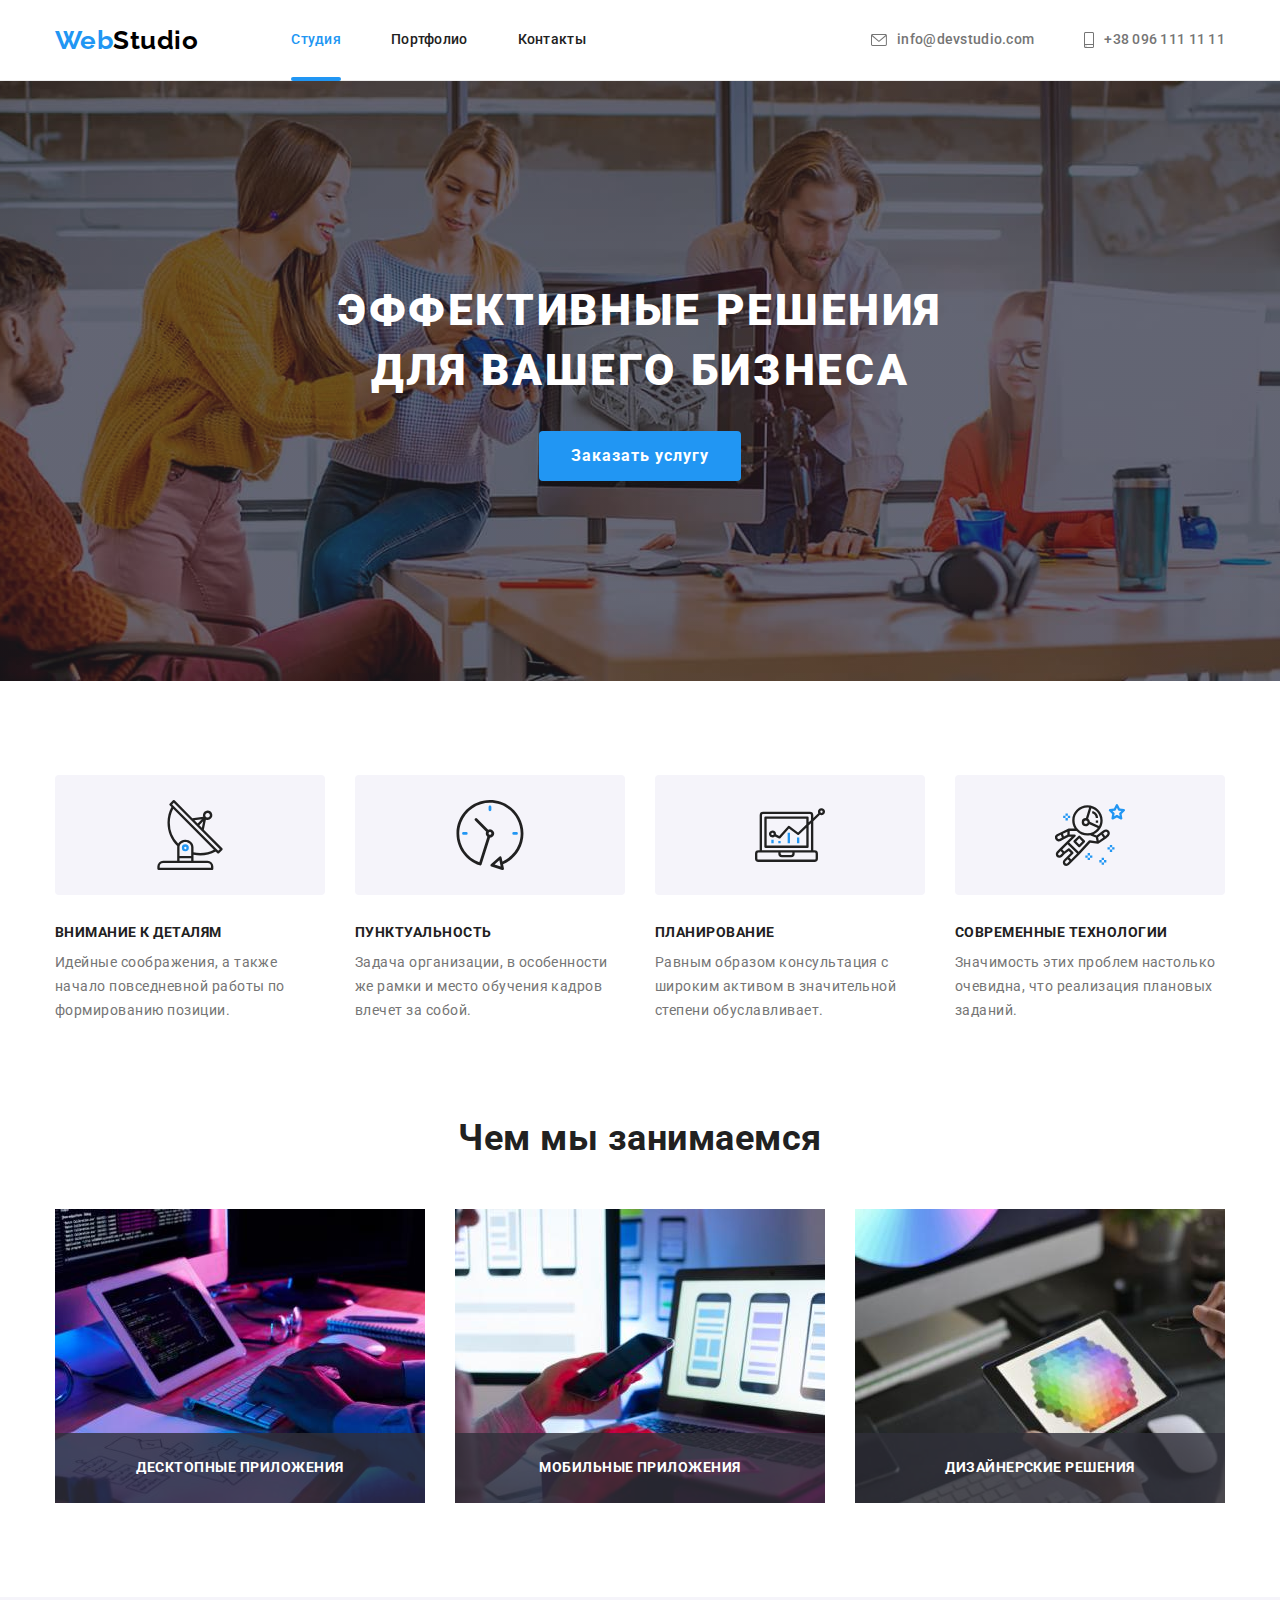
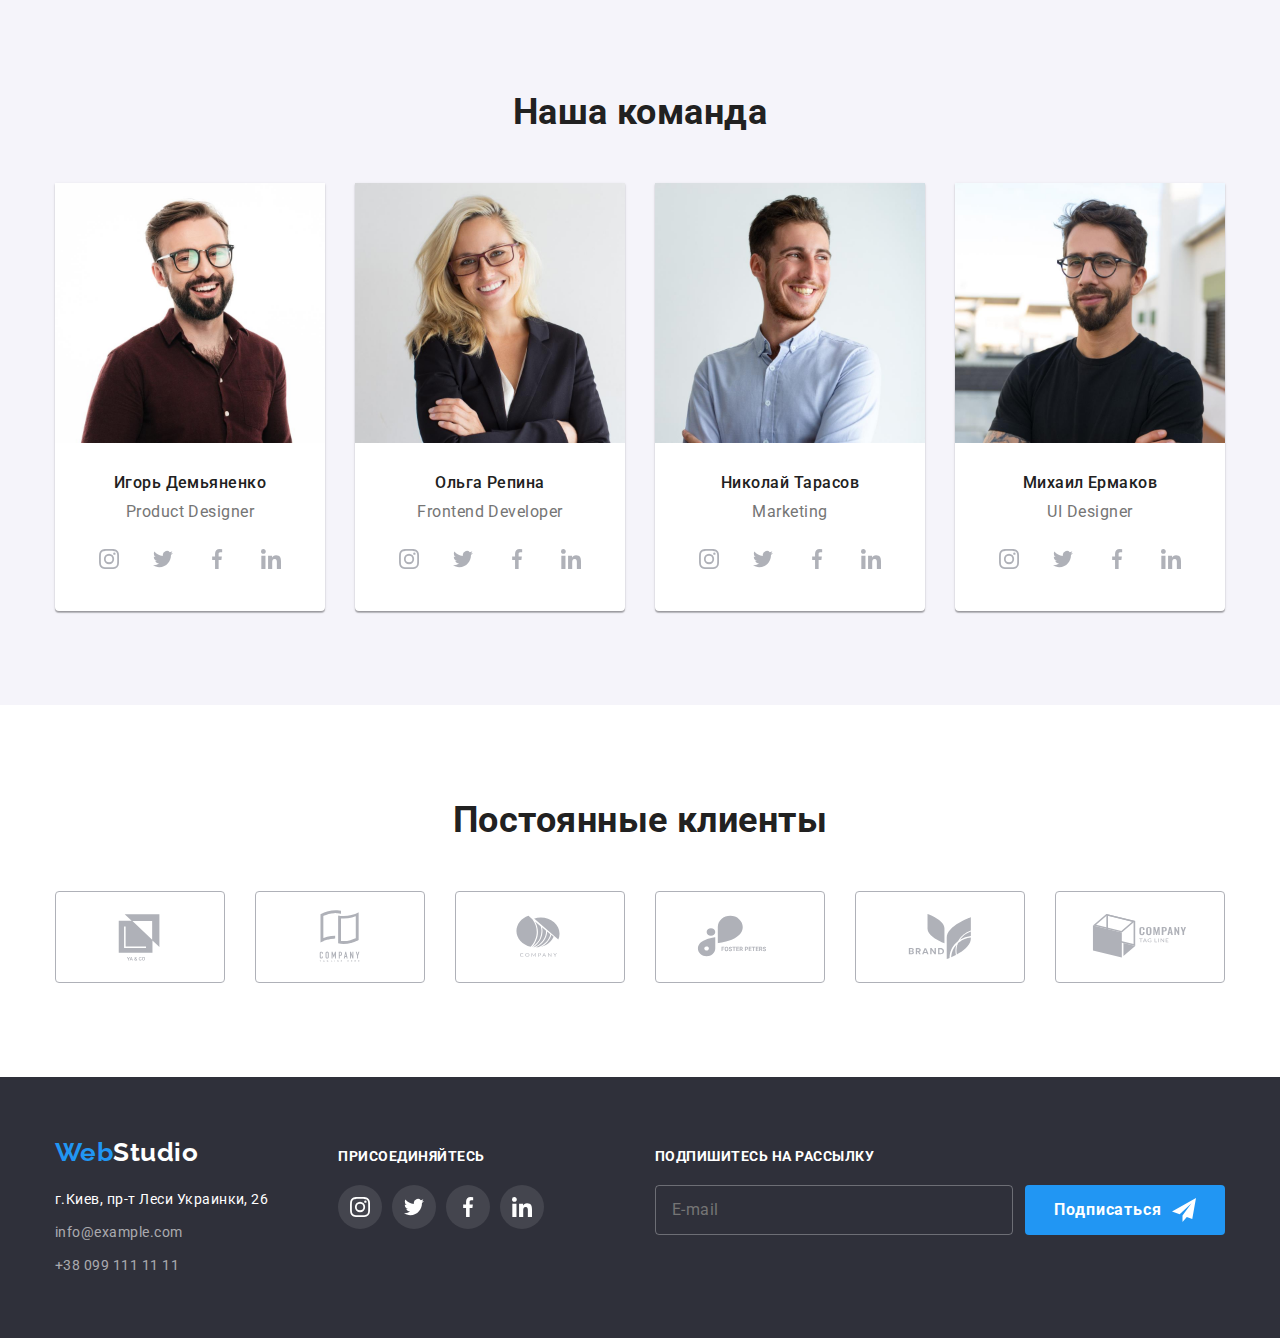
<file: index.html>
<!DOCTYPE html>
<html lang="ru">
    
<head>
    <meta charset="UTF-8">
    <meta http-equiv="X-UA-Compatible" content="IE=edge">
    <meta name="viewport" content="width=device-width, initial-scale=1.0">
    <title>Студия</title>
    <link rel="preconnect" href="https://fonts.googleapis.com">
    <link rel="preconnect" href="https://fonts.gstatic.com" crossorigin>
    <link href="https://fonts.googleapis.com/css2?family=Raleway:wght@700&family=Roboto:wght@400;500;700;900&display=swap" rel="stylesheet">
    <link rel="stylesheet" href="https://cdnjs.cloudflare.com/ajax/libs/modern-normalize/1.1.0/modern-normalize.min.css">
    <link rel="stylesheet" href="./css/styles.css">
</head>

<body>
    <header class="header">
        <div class="container header-content">
            <!--Лого-->
            <a href="./index.html" class="logo link" lang="en">
                Web<span class="header-logo">Studio</span>
            </a>

            <!--Навигация-->
            <nav class="site-nav">
                <ul class="header-list list">

                    <li class="header-item">
                        <a href="./index.html" class="header-link link current-page">Студия</a>
                    </li>

                    <li class="header-item">
                        <a href="./portfolio.html" class="header-link link">Портфолио</a>
                    </li>

                    <li class="header-item">
                        <a href="" class="header-link link">Контакты</a>
                    </li>

                </ul>
            </nav>
            
            <!--Контакты №1-->
            <ul class="contacts-list list">

                <li class="contacts-item">
                    <a href="mailto:info@devstudio.com" class="header-link contacts-link link">
                        <svg class="icon-envelope" width="16" height="12">
                            <use href="./images/icons.svg#envelope"></use>
                        </svg>
                        info@devstudio.com
                    </a>
                </li>

                <li class="contacts-item">
                    <a href="tel:+380961111111" class="header-link contacts-link link">
                        <svg class="icon-smartphone" width="10" height="16">
                            <use href="./images/icons.svg#smartphone"></use>
                        </svg>
                        <span>+38 096 111 11 11</span>
                    </a>
                </li>

            </ul>
        </div>  
    </header>

    <main>
        <!--Герой-->
        <section class="hero">
            <div class="container">
                <h1 class="hero-title">Эффективные решения<br>для вашего бизнеса</h1>
                <button type="button" class="hero-button btn" data-modal-open>Заказать услугу</button>
            </div>
        </section>

        <!--Особенности работы-->
        <section class="section">
            <div class="container">
                <h2 class="visually-hidden">Особенности работы</h2>
                <ul class="features-list list">

                    <li class="features-item">
                        <div class="features-icon-div">
                            <svg class="svg-icon" width="70" height="70">
                                <use href="./images/icons.svg#antenna"></use>
                            </svg>
                        </div>
                        <h3 class="features-item-title">Внимание к деталям</h3>
                        <p class="features-item-text">Идейные соображения, а также начало повседневной работы по формированию позиции.
                        </p>
                    </li>

                    <li class="features-item">
                        <div class="features-icon-div">
                            <svg class="svg-icon" width="70" height="70">
                                <use href="./images/icons.svg#clock"></use>
                            </svg>
                        </div>
                        <h3 class="features-item-title">Пунктуальность</h3>
                        <p class="features-item-text">Задача организации, в особенности же рамки и место обучения кадров влечет за
                            собой.</p>
                    </li>

                    <li class="features-item">
                        <div class="features-icon-div">
                            <svg class="svg-icon" width="70" height="70">
                                <use href="./images/icons.svg#diagram"></use>
                            </svg>
                        </div>
                        <h3 class="features-item-title">Планирование</h3>
                        <p class="features-item-text">Равным образом консультация с широким активом в значительной степени
                            обуславливает.</p>
                    </li>

                    <li class="features-item">
                        <div class="features-icon-div">
                            <svg class="svg-icon" width="70" height="70">
                                <use href="./images/icons.svg#astronaut"></use>
                            </svg>
                        </div>
                        <h3 class="features-item-title">Современные технологии</h3>
                        <p class="features-item-text">Значимость этих проблем настолько очевидна, что реализация плановых заданий.</p>
                    </li>

                </ul>
            </div>
        </section>

        <!--Чем мы занимаемся-->
        <section class="section speciality">
            <div class="container">
                <h2 class="speciality-title">Чем мы занимаемся</h2>
                <ul class="speciality-list list">

                    <li class="speciality-item">
                        <div class="speciality-thumb">
                            <img src="./images/box1.jpg" alt="Парень пишет код программы" width="370" height="294">
                            <h3 class="speciality-item-title">Десктопные приложения</h3>
                        </div>
                    </li>

                    <li class="speciality-item">
                        <div class="speciality-thumb">
                            <img src="./images/box2.jpg" alt="Девушка подбирает дизайн для мобильного приложения" width="370" height="294">
                            <h3 class="speciality-item-title">Мобильные приложения</h3>
                        </div>
                    </li>

                    <li class="speciality-item">
                        <div class="speciality-thumb">
                            <img src="./images/box3.jpg" alt="Девушка выбирает цвет с палитры цветов" width="370" height="294">
                            <h3 class="speciality-item-title">Дизайнерские решения</h3>
                        </div>
                    </li>

                </ul>
            </div>
        </section>
        
        <!--Наша команда-->
        <section class="section members">
            <div class="container">
                <h2 class="members-title">Наша команда</h2>
                <ul class="members-list list">

                    <li class="members-item">
                        <img src="./images/photo1.jpg" alt="Фото Игоря Демьяненко" width="270" height="260">
                        <div class="members-content">
                            <h3 class="members-name">Игорь Демьяненко</h3>
                            <p class="members-speciality" lang="en">Product Designer</p>
                            <ul class="members-sociallink-list list">

                                <li class="members-sociallink-item">
                                    <a class="members-social-link" href="">
                                        <svg width="20" height="20">
                                            <use href="./images/icons.svg#instagram"></use>
                                        </svg>
                                    </a>
                                </li>

                                <li class="members-sociallink-item">
                                    <a class="members-social-link" href="">
                                        <svg width="20" height="20">
                                            <use href="./images/icons.svg#twitter"></use>
                                        </svg>
                                    </a>
                                </li>

                                <li class="members-sociallink-item">
                                    <a class="members-social-link" href="">
                                        <svg width="20" height="20">
                                            <use href="./images/icons.svg#facebook"></use>
                                        </svg>
                                    </a>
                                </li>
                                        
                                <li class="members-sociallink-item">
                                    <a class="members-social-link" href="">
                                        <svg width="20" height="20">
                                            <use href="./images/icons.svg#linkedin"></use>
                                        </svg>
                                    </a>
                                </li>

                            </ul>
                        </div>
                    </li>

                    <li class="members-item">
                        <img src="./images/photo2.jpg" alt="Фото Ольги Репиной" width="270" height="260">
                        <div class="members-content">
                            <h3 class="members-name">Ольга Репина</h3>
                            <p class="members-speciality" lang="en">Frontend Developer</p>
                            <ul class="members-sociallink-list list">
                            
                                <li class="members-sociallink-item">
                                    <a class="members-social-link" href="">
                                        <svg class="members-sociallink-icon" width="20" height="20">
                                            <use href="./images/icons.svg#instagram"></use>
                                        </svg>
                                    </a>
                                </li>
                            
                                <li class="members-sociallink-item">
                                    <a class="members-social-link" href="">
                                        <svg class="members-sociallink-icon" width="20" height="20">
                                            <use href="./images/icons.svg#twitter"></use>
                                        </svg>
                                    </a>
                                </li>
                            
                                <li class="members-sociallink-item">
                                    <a class="members-social-link" href="">
                                        <svg class="members-sociallink-icon" width="20" height="20">
                                            <use href="./images/icons.svg#facebook"></use>
                                        </svg>
                                    </a>
                                </li>
                            
                                <li class="members-sociallink-item">
                                    <a class="members-social-link" href="">
                                        <svg class="members-sociallink-icon" width="20" height="20">
                                            <use href="./images/icons.svg#linkedin"></use>
                                        </svg>
                                    </a>
                                </li>
                            
                            </ul>
                        </div>
                    </li>

                    <li class="members-item">
                        <img src="./images/photo3.jpg" alt="Фото Николая Тарасова" width="270" height="260">
                        <div class="members-content">
                            <h3 class="members-name">Николай Тарасов</h3>
                            <p class="members-speciality" lang="en">Marketing</p>
                            <ul class="members-sociallink-list list">
                            
                                <li class="members-sociallink-item">
                                    <a class="members-social-link" href="">
                                        <svg class="members-sociallink-icon" width="20" height="20">
                                            <use href="./images/icons.svg#instagram"></use>
                                        </svg>
                                    </a>
                                </li>
                            
                                <li class="members-sociallink-item">
                                    <a class="members-social-link" href="">
                                        <svg class="members-sociallink-icon" width="20" height="20">
                                            <use href="./images/icons.svg#twitter"></use>
                                        </svg>
                                    </a>
                                </li>
                            
                                <li class="members-sociallink-item">
                                    <a class="members-social-link" href="">
                                        <svg class="members-sociallink-icon" width="20" height="20">
                                            <use href="./images/icons.svg#facebook"></use>
                                        </svg>
                                    </a>
                                </li>
                            
                                <li class="members-sociallink-item">
                                    <a class="members-social-link" href="">
                                        <svg class="members-sociallink-icon" width="20" height="20">
                                            <use href="./images/icons.svg#linkedin"></use>
                                        </svg>
                                    </a>
                                </li>
                            
                            </ul>
                        </div>
                    </li>

                    <li class="members-item">
                        <img src="./images/photo4.jpg" alt="Фото Михаила Ермакова" width="270" height="260">
                        <div class="members-content">
                            <h3 class="members-name">Михаил Ермаков</h3>
                            <p class="members-speciality" lang="en">UI Designer</p>
                            <ul class="members-sociallink-list list">
                            
                                <li class="members-sociallink-item">
                                    <a class="members-social-link" href="">
                                        <svg class="members-sociallink-icon" width="20" height="20">
                                            <use href="./images/icons.svg#instagram"></use>
                                        </svg>
                                    </a>
                                </li>
                            
                                <li class="members-sociallink-item">
                                    <a class="members-social-link" href="">
                                        <svg class="members-sociallink-icon" width="20" height="20">
                                            <use href="./images/icons.svg#twitter"></use>
                                        </svg>
                                    </a>
                                </li>
                            
                                <li class="members-sociallink-item">
                                    <a class="members-social-link" href="">
                                        <svg class="members-sociallink-icon" width="20" height="20">
                                            <use href="./images/icons.svg#facebook"></use>
                                        </svg>
                                    </a>
                                </li>
                            
                                <li class="members-sociallink-item">
                                    <a class="members-social-link" href="">
                                        <svg class="members-sociallink-icon" width="20" height="20">
                                            <use href="./images/icons.svg#linkedin"></use>
                                        </svg>
                                    </a>
                                </li>
                            
                            </ul>
                        </div>
                    </li>

                </ul>
            </div>
        </section>

        <!--Постоянные клиенты-->
        <section class="section">
            <div class="container">
                <h2 class="client-title">Постоянные клиенты</h2>
                    <ul class="client-list list">

                        <li class="client-item">
                            <a class="client-link" href="">
                                <svg class="client-icon" width="106" height="60">
                                    <use href="./images/icons.svg#client1"></use>
                                </svg>
                            </a>
                        </li>

                        <li class="client-item">
                            <a class="client-link" href="">
                                <svg class="client-icon" width="106" height="60">
                                    <use href="./images/icons.svg#client2"></use>
                                </svg>
                            </a>
                        </li>

                        <li class="client-item">
                            <a class="client-link" href="">
                                <svg class="client-icon" width="106" height="60">
                                    <use href="./images/icons.svg#client3"></use>
                                </svg>
                            </a>
                        </li>

                        <li class="client-item">
                            <a class="client-link" href="">
                                <svg class="client-icon" width="106" height="60">
                                    <use href="./images/icons.svg#client4"></use>
                                </svg>
                            </a>
                        </li>

                        <li class="client-item">
                            <a class="client-link" href="">
                                <svg class="client-icon" width="106" height="60">
                                    <use href="./images/icons.svg#client5"></use>
                                </svg>
                            </a>
                        </li>

                        <li class="client-item">
                            <a class="client-link" href="">
                                <svg class="client-icon" width="106" height="60">
                                    <use href="./images/icons.svg#client6"></use>
                                </svg>
                            </a>
                        </li>

                    </ul>
            </div>
        </section>
    </main>

    <footer class="footer">
        <div class="container flex-footer">
            <div class="first-footer-div">
                <!--Лого-->
                <a href="./index.html" class="logo link" lang="en">
                    Web<span class="footer-logo">Studio</span>
                </a>
                
                <!--Контакти №2-->
                <address>
                    <ul class="footer-list list">
                
                        <li class="footer-item">
                            <a href="https://goo.gl/maps/CdvJLRiEL6Q8Smko8" target="_blank" rel="noreferrer noopener"
                                class="footer-first-link footer-link link">г.Киев, пр-т Леси Украинки, 26</a>
                        </li>
                
                        <li class="footer-item">
                            <a href="mailto:info@example.com" class="footer-link link">info@example.com</a>
                        </li>
                
                        <li class="footer-item">
                            <a href="tel:+380991111111" class="footer-link link">+38 099 111 11 11</a>
                        </li>
                
                    </ul>
                </address>
            </div>

            <!--Присоединяйтесь-->
            <div class="footer-second-div">
                <strong class="footer-div-title">Присоединяйтесь</strong>
                <ul class="join-list list">

                    <li class="join-item">
                        <a class="join-social-link" href="">
                            <svg width="20" height="20">
                                <use href="./images/icons.svg#instagram"></use>
                            </svg>
                        </a>
                    </li>

                    <li class="join-item">
                        <a class="join-social-link" href="">
                            <svg width="20" height="20">
                                <use href="./images/icons.svg#twitter"></use>
                            </svg>
                        </a>
                    </li>

                    <li class="join-item">
                        <a class="join-social-link" href="">
                            <svg width="20" height="20">
                                <use href="./images/icons.svg#facebook"></use>
                            </svg>
                        </a>
                    </li>

                    <li class="join-item">
                        <a class="join-social-link" href="">
                            <svg width="20" height="20">
                                <use href="./images/icons.svg#linkedin"></use>
                            </svg>
                        </a>
                    </li>

                </ul>
            </div>

            <!--Подпишитесь-->
            <div class="footer-third-div">
                <strong class="footer-div-title">Подпишитесь на рассылку</strong>

                <form class="subscribe-form">
                    <label for="subscribe-mail"></label>
                    <input class="subscribe-input" type="email" name="subscribe-mail" id="subscribe-mail" placeholder="E-mail">

                    <button class="subscribe-button btn" type="submit">Подписаться
                        <svg class="send-icon" width="24" height="24">
                            <use href="./images/icons.svg#send"></use>
                        </svg>
                    </button>
                </form>
            </div>
        </div>
    </footer> 
    <!--Модалка-->
    <div class="backdrop is-hidden" data-modal>
        <div class="modal">
            <button class="close-button" type="button" data-modal-close>
                <svg width="18" height="18">
                    <use href="./images/icons.svg#close-button"></use>
                </svg>
            </button>

            <strong class="modal-title">Оставьте свои данные, мы вам перезвоним</strong>
            
            <form class="modal-form">
                <div class="form-group">
                    <label for="modal-name">Имя</label>
                    <div class="modal-input-div">
                        <input type="text" name="modal-name" id="modal-name">
                        <svg class="modal-input-icon" width="18" height="18">
                            <use href="./images/icons.svg#name"></use>
                        </svg>
                    </div>
                </div>
                
                <div class="form-group">
                    <label for="modal-tel">Телефон</label>
                    <div class="modal-input-div">
                        <input type="tel" name="modal-tel" id="modal-tel">
                        <svg class="modal-input-icon" width="18" height="18">
                            <use href="./images/icons.svg#tel"></use>
                        </svg>
                    </div>
                </div>
                
                <div class="form-group">
                    <label for="modal-mail">Почта</label>
                    <div class="modal-input-div">
                        <input type="email" name="modal-mail" id="modal-mail">
                        <svg class="modal-input-icon" width="18" height="18">
                            <use href="./images/icons.svg#mail"></use>
                        </svg>
                    </div>
                </div>
                
                <div class="form-group textarea">
                    <label for="modal-textarea">Комментарий</label>
                    <textarea name="modal-textarea" id="modal-textarea" placeholder="Введите текст"></textarea>
                </div>
                

                <div class="modal-checkbox">
                    <input class="modal-checkbox-input" type="checkbox" name="modal-checkbox" value="agree" id="modal-checkbox">
                    <label class="modal-checkbox-label" for="modal-checkbox">
                        <span><svg width="11" height="8"><use href="./images/icons.svg#check"></use></svg></span>
                        Соглашаюсь с рассылкой и принимаю&nbsp<a class="modal-checkbox-link" href="">Условия договора</a>
                    </label>
                </div>

                <button class="modal-button btn" type="submit">Отправить</button>

            </form>

        </div>
    </div>

    <script src="./js/modal.js"></script>
</body>

</html>
</file>
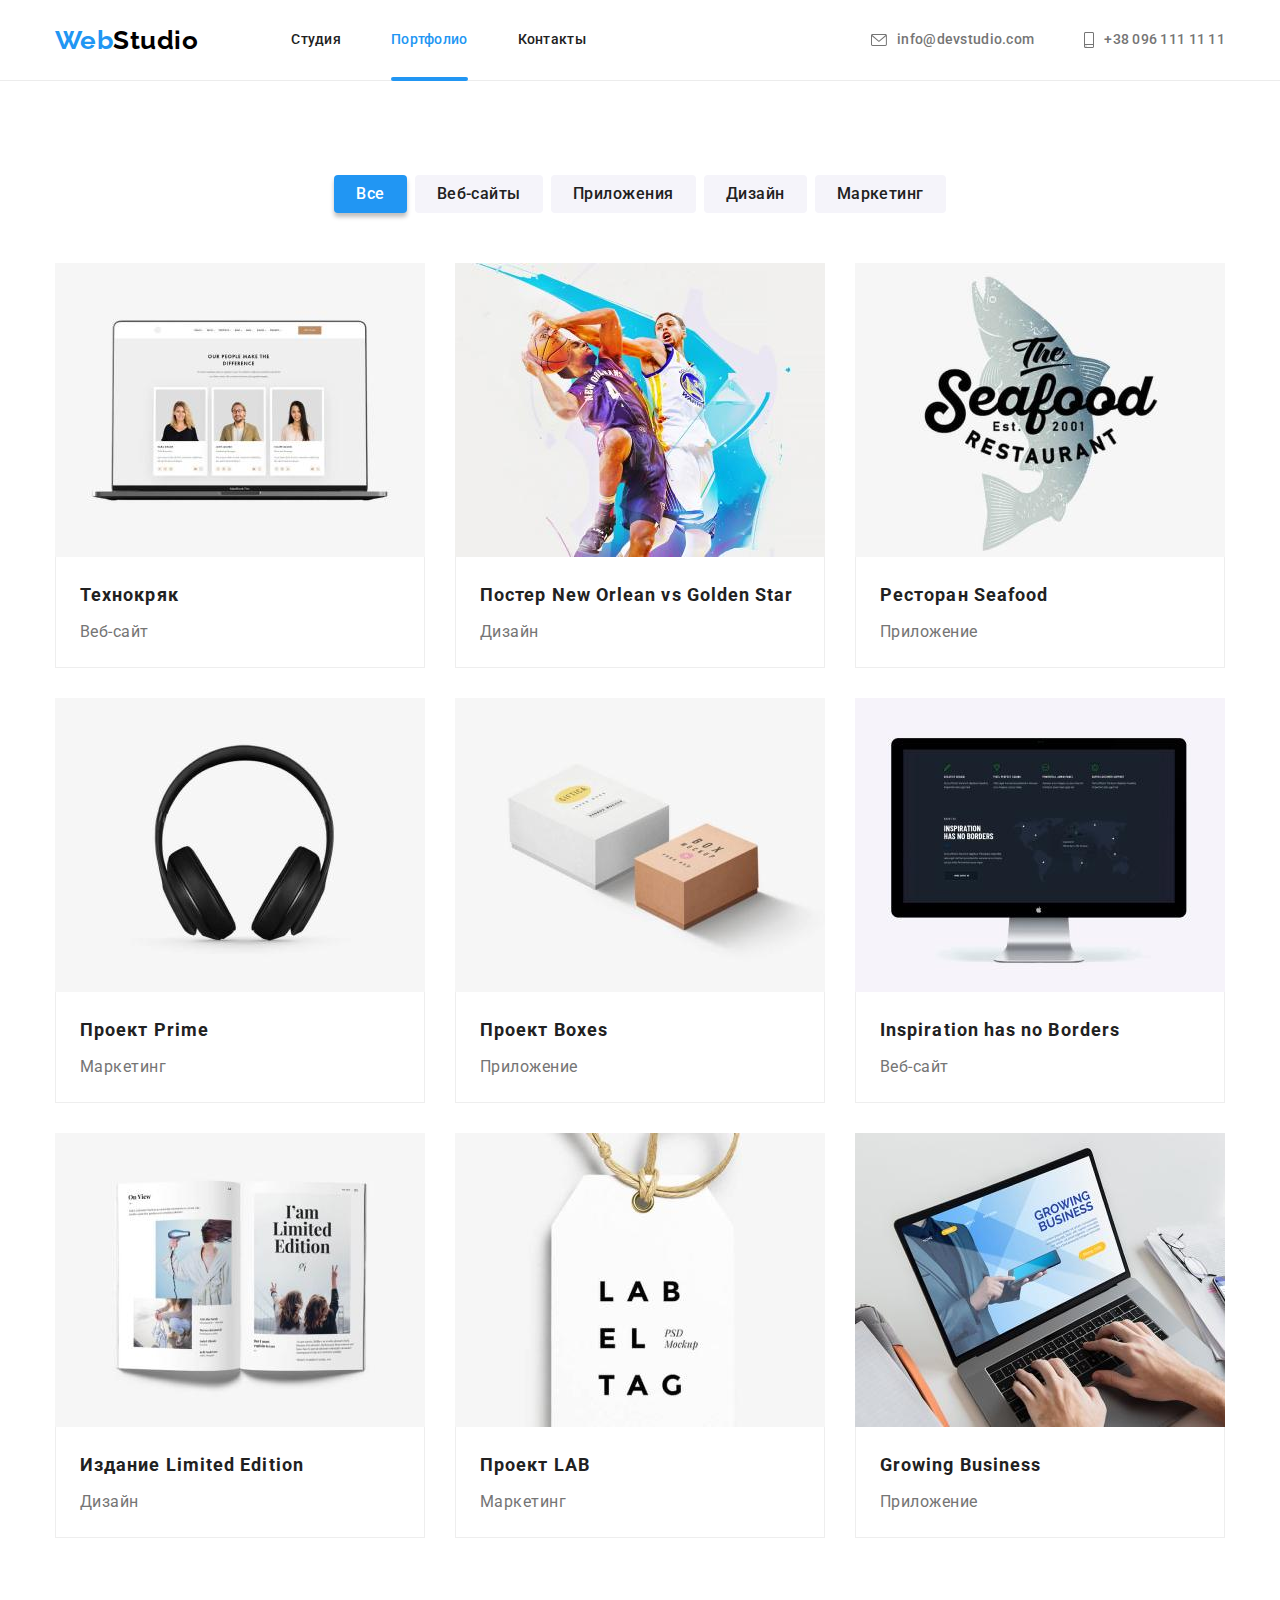
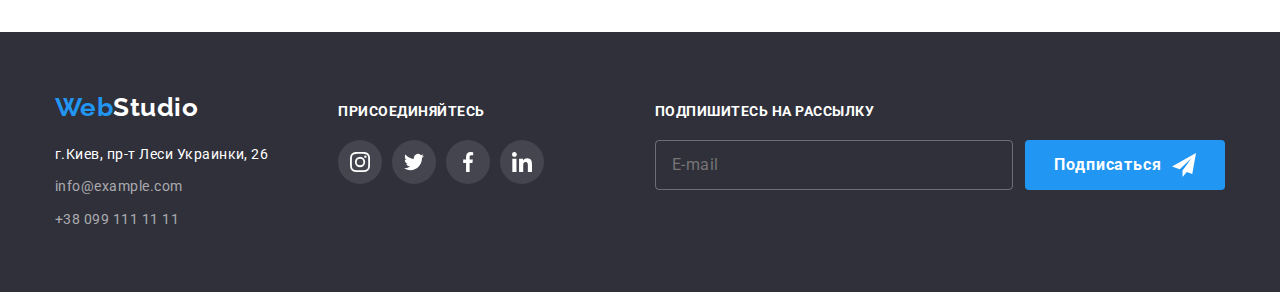
<file: portfolio.html>
<!DOCTYPE html>
<html lang="ru">

<head>
    <meta charset="UTF-8">
    <meta http-equiv="X-UA-Compatible" content="IE=edge">
    <meta name="viewport" content="width=device-width, initial-scale=1.0">
    <title>Портфолио</title>
    <link rel="preconnect" href="https://fonts.googleapis.com">
    <link rel="preconnect" href="https://fonts.gstatic.com" crossorigin>
    <link href="https://fonts.googleapis.com/css2?family=Raleway:wght@700&family=Roboto:wght@400;500;700;900&display=swap" rel="stylesheet">
    <link rel="stylesheet" href="https://cdnjs.cloudflare.com/ajax/libs/modern-normalize/1.1.0/modern-normalize.min.css">
    <link rel="stylesheet" href="./css/styles.css">
</head>

<body>
    <header class="header">
        <div class="container header-content">
            <!--Лого-->
            <a href="./index.html" class="logo link" lang="en">
                Web<span class="header-logo">Studio</span>
            </a>
    
            <!--Навигация-->
            <nav class="site-nav">
                <ul class="header-list list">
    
                    <li class="header-item">
                        <a href="./index.html" class="header-link link">Студия</a>
                    </li>
    
                    <li class="header-item">
                        <a href="./portfolio.html" class="header-link link current-page">Портфолио</a>
                    </li>
    
                    <li class="header-item">
                        <a href="" class="header-link link">Контакты</a>
                    </li>
    
                </ul>
            </nav>
    
            <!--Контакты №1-->
            <ul class="contacts-list list">
    
                <li class="contacts-item">
                    <a href="mailto:info@devstudio.com" class="header-link contacts-link link">
                        <svg class="icon-envelope" width="16" height="12">
                            <use href="./images/icons.svg#envelope"></use>
                        </svg>
                        info@devstudio.com
                    </a>
                </li>
    
                <li class="contacts-item">
                    <a href="tel:+380961111111" class="header-link contacts-link link">
                        <svg class="icon-smartphone" width="10" height="16">
                            <use href="./images/icons.svg#smartphone"></use>
                        </svg>
                        <span>+38 096 111 11 11</span>
                    </a>
                </li>
    
            </ul>
        </div>
    </header>

<main>
    <section class="section">
        <div class="container">
            <h1 class="visually-hidden">Наше портфолио</h1>
            
            <!--Фильтр-->
            <ul class="filter-list list">
            
                <li class="filter-item">
                    <button class="filter-button current-filter-button btn" type="button">Все</button>
                </li>
            
                <li class="filter-item">
                    <button class="filter-button btn" type="button">Веб-сайты</button>
                </li>
            
                <li class="filter-item">
                    <button class="filter-button btn" type="button">Приложения</button>
                </li>
            
                <li class="filter-item">
                    <button class="filter-button btn" type="button">Дизайн</button>
                </li>
            
                <li class="filter-item">
                    <button class="filter-button btn" type="button">Маркетинг</button>
                </li>
            
            </ul>
            
            <!--Примеры работ-->
            <ul class="work-list list">
            
                <li class="work-item">
                    <a class="work-link link" href="">
                        <div class="work-thumb">
                            <img src="./images/portfolio1.jpg" alt="Ноутбук с открытой страницей сайта" width="370" height="294">
                            <p class="work-description">
                                Технокряк это современная площадка распространения коронавируса. Компании используют эту платформу для цифрового
                                шпионажа и атак на защищённые сервера конкурентов.
                            </p>
                        </div>
                        <div class="work-item-content">
                            <h2 class="work-name">Технокряк</h2>
                            <p class="work-type">Веб-сайт</p>
                        </div>
                    </a>
                </li>
            
                <li class="work-item">
                    <a class="work-link link" href="">
                        <div class="work-thumb">
                            <img src="./images/portfolio2.jpg" alt="Два баскетболиста с баскетбольным мячом" width="370" height="294">
                            <p class="work-description">
                                Технокряк это современная площадка распространения коронавируса. Компании используют эту платформу для цифрового
                                шпионажа и атак на защищённые сервера конкурентов.
                            </p>
                        </div>
                        <div class="work-item-content">
                            <h2 class="work-name">Постер <span lang="en">New Orlean vs Golden Star</span></h2>
                            <p class="work-type">Дизайн</p>
                        </div>
                    </a>
                </li>
            
                <li class="work-item">
                    <a class="work-link link" href="">
                        <div class="work-thumb">
                            <img src="./images/portfolio3.jpg" alt="Логотип ресторана" width="370" height="294">
                            <p class="work-description">
                                Технокряк это современная площадка распространения коронавируса. Компании используют эту платформу для цифрового
                                шпионажа и атак на защищённые сервера конкурентов.
                            </p>
                        </div>
                        <div class="work-item-content">
                            <h2 class="work-name">Ресторан <span lang="en">Seafood</span></h2>
                            <p class="work-type">Приложение</p>
                        </div>
                    </a>
                </li>
            
                <li class="work-item">
                    <a class="work-link link" href="">
                        <div class="work-thumb">
                            <img src="./images/portfolio4.jpg" alt="Наушники" width="370" height="294">
                            <p class="work-description">
                                Технокряк это современная площадка распространения коронавируса. Компании используют эту платформу для цифрового
                                шпионажа и атак на защищённые сервера конкурентов.
                            </p>
                        </div>
                        <div class="work-item-content">
                            <h2 class="work-name">Проект <span lang="en">Prime</span></h2>
                            <p class="work-type">Маркетинг</p>
                        </div>
                    </a>
                </li>
            
                <li class="work-item">
                    <a class="work-link link" href="">
                        <div class="work-thumb">
                            <img src="./images/portfolio5.jpg" alt="Белая и коричневая картонные коробочки" width="370" height="294">
                            <p class="work-description">
                                Технокряк это современная площадка распространения коронавируса. Компании используют эту платформу для цифрового
                                шпионажа и атак на защищённые сервера конкурентов.
                            </p>
                        </div>
                        <div class="work-item-content">
                            <h2 class="work-name">Проект <span lang="en">Boxes</span></h2>
                            <p class="work-type">Приложение</p>
                        </div>
                    </a>
                </li>
            
                <li class="work-item">
                    <a class="work-link link" href="">
                        <div class="work-thumb">
                            <img src="./images/portfolio6.jpg" alt="Моноблок с открытой страницей сайта" width="370" height="294">
                            <p class="work-description">
                                Технокряк это современная площадка распространения коронавируса. Компании используют эту платформу для цифрового
                                шпионажа и атак на защищённые сервера конкурентов.
                            </p>
                        </div>
                        <div class="work-item-content">
                            <h2 class="work-name" lang="en">Inspiration has no Borders</h2>
                            <p class="work-type">Веб-сайт</p>
                        </div>
                    </a>
                </li>
            
                <li class="work-item">
                    <a class="work-link link" href="">
                        <div class="work-thumb">
                            <img src="./images/portfolio7.jpg" alt="Разворот журнала" width="370" height="294">
                            <p class="work-description">
                                Технокряк это современная площадка распространения коронавируса. Компании используют эту платформу для цифрового
                                шпионажа и атак на защищённые сервера конкурентов.
                            </p>
                        </div>
                        <div class="work-item-content">
                            <h2 class="work-name">Издание <span lang="en">Limited Edition</span></h2>
                            <p class="work-type">Дизайн</p>
                        </div>
                    </a>
                </li>
            
                <li class="work-item">
                    <a class="work-link link" href="">
                        <div class="work-thumb">
                            <img src="./images/portfolio8.jpg" alt="Бирка с логотипом проекта" width="370" height="294">
                            <p class="work-description">
                                Технокряк это современная площадка распространения коронавируса. Компании используют эту платформу для цифрового
                                шпионажа и атак на защищённые сервера конкурентов.
                            </p>
                        </div>
                        <div class="work-item-content">
                            <h2 class="work-name">Проект <span lang="en">LAB</span></h2>
                            <p class="work-type">Маркетинг</p>
                        </div>
                    </a>
                </li>
            
                <li class="work-item">
                    <a class="work-link link" href="">
                        <div class="work-thumb">
                            <img src="./images/portfolio9.jpg" alt="Ноутбук с открытой страницей приложения" width="370" height="294">
                            <p class="work-description">
                                Технокряк это современная площадка распространения коронавируса. Компании используют эту платформу для цифрового
                                шпионажа и атак на защищённые сервера конкурентов.
                            </p>
                        </div>
                        <div class="work-item-content">
                            <h2 class="work-name" lang="en">Growing Business</h2>
                            <p class="work-type">Приложение</p>
                        </div>
                    </a>
                </li>
            
            </ul>
        </div>
    </section>
</main>

<footer class="footer">
    <div class="container flex-footer">
        <div class="first-footer-div">
            <!--Лого-->
            <a href="./index.html" class="logo link" lang="en">
                Web<span class="footer-logo">Studio</span>
            </a>
    
            <!--Контакти №2-->
            <address>
                <ul class="footer-list list">
    
                    <li class="footer-item">
                        <a href="https://goo.gl/maps/CdvJLRiEL6Q8Smko8" target="_blank" rel="noreferrer noopener"
                            class="footer-first-link footer-link link">г.Киев, пр-т Леси Украинки, 26</a>
                    </li>
    
                    <li class="footer-item">
                        <a href="mailto:info@example.com" class="footer-link link">info@example.com</a>
                    </li>
    
                    <li class="footer-item">
                        <a href="tel:+380991111111" class="footer-link link">+38 099 111 11 11</a>
                    </li>
    
                </ul>
            </address>
        </div>
    
        <!--Присоединяйтесь-->
        <div class="footer-second-div">
            <strong class="footer-div-title">Присоединяйтесь</strong>
            <ul class="join-list list">
    
                <li class="join-item">
                    <a class="join-social-link" href="">
                        <svg width="20" height="20">
                            <use href="./images/icons.svg#instagram"></use>
                        </svg>
                    </a>
                </li>
    
                <li class="join-item">
                    <a class="join-social-link" href="">
                        <svg width="20" height="20">
                            <use href="./images/icons.svg#twitter"></use>
                        </svg>
                    </a>
                </li>
    
                <li class="join-item">
                    <a class="join-social-link" href="">
                        <svg width="20" height="20">
                            <use href="./images/icons.svg#facebook"></use>
                        </svg>
                    </a>
                </li>
    
                <li class="join-item">
                    <a class="join-social-link" href="">
                        <svg width="20" height="20">
                            <use href="./images/icons.svg#linkedin"></use>
                        </svg>
                    </a>
                </li>
    
            </ul>
        </div>
    
        <!--Подпишитесь-->
        <div class="footer-third-div">
            <strong class="footer-div-title">Подпишитесь на рассылку</strong>
    
            <form class="subscribe-form">
                <label for="subscribe-mail"></label>
                <input class="subscribe-input" type="email" name="subscribe-mail" id="subscribe-mail" placeholder="E-mail">
    
                <button class="subscribe-button btn" type="submit">Подписаться
                    <svg class="send-icon" width="24" height="24">
                        <use href="./images/icons.svg#send"></use>
                    </svg>
                </button>
            </form>
        </div>
    </div>
</footer>
</body>

</html>
</file>
<file: css/styles.css>
/* ------------Общие------------ */
:root {
	--primary-text-color: #212121;
	--secondary-text-color: #757575;
	--accent-text-color: #2196f3;
	--button-first-text-color: #212121;
	--button-second-text-color: #fff;
	--button-first-bg-color: #f5f4fa;
	--button-second-bg-color: #2196f3;
	--primary-background-color: #fff;
	--second-background-color: #2f303a;
	--third-background-color: #f5f4fa;
	--footer-link-color: rgba(255, 255, 255, 0.6);
	--just-white-color: #fff;
	--main-logo-color: #2196f3;
	--second-logo-color: #000;
	--third-logo-color: #fff;
	--hero-button-hover-bgcolor: #188ce8;
	--work-content-border-color: #eee;
	--header-border-color: #ececec;
	--features-icon-bgcolor: #f5f4fa;
	--members-primary-icon-color: #afb1b8;
	--members-accent-icon-color: #fff;
	--members-accent-icon-bgcolor: #2196f3;
	--clients-primary-icon-color: #afb1b8;
	--clients-accent-icon-color: #2196f3;
	--join-icon-color: #fff;
	--join-primary-icon-bgcolor: rgba(255, 255, 255, 0.1);
	--join-accent-icon-bgcolor: #2196f3;
	--cubic: cubic-bezier(0.4, 0, 0.2, 1);
}

body {
	font-family: Roboto, sans-serif;
	color: var(--primary-text-color);
	letter-spacing: 0.03em;
}

.link {
	text-decoration: none;
}

.list {
	list-style-type: none;
}

.btn {
	cursor: pointer;
	border: none;
}

h1,
h2,
h3,
h4,
h5,
h6,
p,
ul {
	padding: 0;
	margin: 0;
}

img {
	display: block;
	max-width: 100%;
	height: auto;
}

svg {
	display: block;
}

.container {
	width: 1200px;
	margin-right: auto;
	margin-left: auto;
	padding-right: 15px;
	padding-left: 15px;
}

.section {
	padding-top: 94px;
	padding-bottom: 94px;
}

.visually-hidden {
	position: absolute;
	width: 1px;
	height: 1px;
	margin: -1px;
	padding: 0;
	overflow: hidden;
	border: 0;
	clip: rect(0 0 0 0);
}

/* ------------Хедер------------ */
.header {
	border-bottom: 1px solid var(--header-border-color);
}

.header-content {
	display: flex;
	align-items: center;
}

.site-nav {
	display: flex;
	margin-left: 93px;
}

/* Лого */
.logo {
	display: block;

	font-family: Raleway, sans-serif;
	font-weight: 700;
	font-size: 26px;
	line-height: 1.19;
	color: var(--main-logo-color);
}

.header-logo {
	color: var(--second-logo-color);
}

/* Хедер линки */
.header-list {
	display: flex;
}

.header-item:not(:last-child) {
	margin-right: 50px;
}

.header-link {
	display: block;
	padding: 32px 0;

	font-weight: 500;
	font-size: 14px;
	line-height: 1.14;
	letter-spacing: 0.02em;
	color: inherit;
	transition: color 250ms var(--cubic);
}

.contacts-list {
	display: flex;
	margin-left: auto;
}

.contacts-item:not(:last-child) {
	margin-right: 50px;
}

.icon-envelope,
.icon-smartphone {
	margin-right: 10px;

	fill: currentColor;
}

.contacts-link {
	display: flex;
	align-items: center;
	color: var(--secondary-text-color);
}

.header-link:hover,
.header-link:focus,
.footer-link:hover,
.footer-link:focus {
	color: var(--accent-text-color);
}

.current-page {
	position: relative;
	color: var(--accent-text-color);
}

.current-page::after {
	content: "";
	position: absolute;
	bottom: -1px;

	display: block;
	border-radius: 2px;
	width: 100%;
	height: 4px;

	background-color: var(--accent-text-color);
}

/* ------------Мейн Студио------------ */
/* Герой */
.hero {
	max-width: 1600px;
	height: 600px;
	margin-left: auto;
	margin-right: auto;
	padding-top: 200px;
	padding-bottom: 200px;

	background-color: var(--second-background-color);
	background-image: linear-gradient(to right, rgba(47, 48, 58, 0.4), rgba(47, 48, 58, 0.4)), url(../images/hero.jpg);
	background-position: center;
	background-size: cover;
	background-repeat: no-repeat;
	text-align: center;
}

.hero-title {
	margin-bottom: 30px;

	font-weight: 900;
	font-size: 44px;
	line-height: 1.36;
	text-align: center;
	letter-spacing: 0.06em;
	text-transform: uppercase;
	color: var(--just-white-color);
}

.hero-button {
	min-width: 200px;
	padding: 10px 32px;
	border-radius: 4px;

	font-family: inherit;
	font-weight: 700;
	font-size: 16px;
	line-height: 1.87;
	letter-spacing: 0.06em;
	color: var(--button-second-text-color);
	background-color: var(--button-second-bg-color);
	transition: background-color 250ms var(--cubic);
}

.hero-button:hover,
.hero-button:focus {
	background-color: var(--hero-button-hover-bgcolor);
}

/* Особенности работы */

.features-list {
	display: flex;
	justify-content: space-between;
}

.features-item {
	flex-basis: calc((100% - 90px) / 4);
}

.features-icon-div {
	display: flex;
	justify-content: center;
	align-items: center;
	margin-bottom: 30px;

	width: 270px;
	height: 120px;
	border-radius: 4px;

	background-color: var(--features-icon-bgcolor);
}

.features-item-title {
	margin-bottom: 10px;

	font-weight: 700;
	font-size: 14px;
	line-height: 1.14;
	text-transform: uppercase;
}

.features-item-text {
	font-size: 14px;
	line-height: 1.71;
	color: var(--secondary-text-color);
}

/* Чем мы занимаемся */

.speciality {
	padding-top: 0;
}

.speciality-title {
	margin-bottom: 50px;

	font-weight: 700;
	font-size: 36px;
	line-height: 1.17;
	text-align: center;
}

.speciality-list {
	display: flex;
}
.speciality-item {
	flex-basis: calc((100% - 60px) / 3);
}

.speciality-item:not(:last-child) {
	margin-right: 30px;
}

.speciality-thumb {
	position: relative;
}

.speciality-item-title {
	position: absolute;
	bottom: 0px;
	display: flex;
	justify-content: center;
	align-items: center;

	width: 100%;
	height: 70px;

	font-weight: 700;
	font-size: 14px;
	line-height: 1.14;
	text-transform: uppercase;
	color: var(--just-white-color);
	background-color: rgba(47, 48, 58, 0.8);
}

/* Наша команда */
.members {
	background-color: var(--third-background-color);
}

.members-list {
	display: flex;
}

.members-item {
	flex-basis: calc((100% - 90px) / 4);
	border-radius: 0px 0px 4px 4px;

	background-color: var(--primary-background-color);
	box-shadow: 0px 1px 3px rgba(0, 0, 0, 0.12), 0px 1px 1px rgba(0, 0, 0, 0.14), 0px 2px 1px rgba(0, 0, 0, 0.2);
}

.members-item:not(:last-child) {
	margin-right: 30px;
}

.members-title {
	margin-bottom: 50px;

	font-weight: 700;
	font-size: 36px;
	line-height: 1.17;
	text-align: center;
}

.members-content {
	padding-top: 30px;
	padding-bottom: 30px;
}

.members-name {
	margin-bottom: 10px;

	font-weight: 500;
	font-size: 16px;
	line-height: 1.19;
	text-align: center;
}

.members-speciality {
	margin-bottom: 16px;

	font-size: 16px;
	line-height: 1.19;
	text-align: center;
	color: var(--secondary-text-color);
}

.members-sociallink-list {
	display: flex;
	justify-content: center;
}

.members-sociallink-item:not(:last-child) {
	margin-right: 10px;
}

.members-social-link {
	display: flex;
	justify-content: center;
	align-items: center;

	width: 44px;
	height: 44px;
	border-radius: 50%;

	fill: var(--members-primary-icon-color);
	transition: background-color 250ms var(--cubic), fill 250ms var(--cubic);
}

.members-social-link:hover,
.members-social-link:focus {
	background-color: var(--members-accent-icon-bgcolor);
	fill: var(--members-accent-icon-color);
	outline: none;
}

/* Постоянные клиенты */
.client-title {
	margin-bottom: 50px;

	font-weight: 700;
	font-size: 36px;
	line-height: 1.17;
	text-align: center;
}

.client-list {
	display: flex;
	justify-content: space-between;
}

.client-link {
	display: flex;
	justify-content: center;
	align-items: center;

	width: 170px;
	height: 92px;
	border-radius: 4px;

	fill: var(--clients-primary-icon-color);
	border: 1px solid var(--clients-primary-icon-color);
	transition: fill 250ms var(--cubic), border-color 250ms var(--cubic);
}

.client-link:hover,
.client-link:focus {
	fill: var(--clients-accent-icon-color);
	border-color: var(--clients-accent-icon-color);
	outline: none;
}

/* ------------Футер------------*/
/* Линки */
.footer {
	padding-top: 60px;
	padding-bottom: 60px;

	background-color: var(--second-background-color);
}

.flex-footer {
	display: flex;
	align-items: baseline;
}

.first-footer-div {
	margin-right: 70px;
}

.footer-logo {
	color: var(--third-logo-color);
}

.footer .logo {
	margin-bottom: 20px;
}

.footer-item:not(:last-child) {
	margin-bottom: 9px;
}

.footer-link {
	font-style: normal;
	font-size: 14px;
	line-height: 1.71;
	color: var(--footer-link-color);
	transition: color 250ms var(--cubic);
}

.footer-first-link {
	color: var(--just-white-color);
}

/* Присоединяйтесь */
.footer-div-title {
	display: block;
	margin-bottom: 20px;

	font-weight: 700;
	font-size: 14px;
	line-height: 1.14;
	text-transform: uppercase;
	color: var(--just-white-color);
}

.join-list {
	display: flex;
	justify-content: center;
}

.join-item:not(:last-child) {
	margin-right: 10px;
}

.join-social-link {
	display: flex;
	justify-content: center;
	align-items: center;
	width: 44px;
	height: 44px;
	border-radius: 50%;

	fill: var(--join-icon-color);
	background-color: var(--join-primary-icon-bgcolor);
	transition: background-color 250ms var(--cubic);
}

.join-social-link:hover,
.join-social-link:focus {
	background-color: var(--join-accent-icon-bgcolor);
	outline: none;
}

/* Подпишитесь */
.footer-third-div {
	margin-left: auto;
}

.subscribe-form {
	display: flex;
}

.subscribe-input {
	width: 358px;
	padding: 14px 16px;
	margin-right: 12px;
	border: 1px solid rgba(255, 255, 255, 0.3);
	border-radius: 4px;

	line-height: 1.25;
	letter-spacing: 0.03em;
	color: rgba(255, 255, 255, 0.6);
	background-color: transparent;

	transition: border 250ms var(--cubic), box-shadow 250ms var(--cubic);
}

.subscribe-input:hover,
.subscribe-input:focus {
	border: 1px solid #2196f3;
	box-shadow: 0px 4px 4px rgba(0, 0, 0, 0.15);
	outline: none;
}

.subscribe-button {
	display: flex;
	justify-content: center;
	align-items: center;

	min-width: 200px;
	padding: 10px;

	font-weight: 700;
	line-height: 1.87;
	letter-spacing: 0.06em;
	color: var(--just-white-color);
	background: #2196f3;
	border-radius: 4px;

	transition: box-shadow 250ms var(--cubic);
}

.send-icon {
	margin-left: 10px;
}

.subscribe-button:hover,
.subscribe-button:focus {
	box-shadow: 0px 4px 4px rgba(0, 0, 0, 0.15);
}

/* -------------Мейн Портфолио------------- */
/* Фильтр */
.filter-list {
	display: flex;
	justify-content: center;
	margin-bottom: 50px;
}

.filter-button {
	padding: 6px 22px;
	border-radius: 4px;

	font-family: inherit;
	font-weight: 500;
	font-size: 16px;
	line-height: 1.62;
	text-align: center;
	letter-spacing: inherit;
	color: var(--button-first-text-color);
	background-color: var(--button-first-bg-color);
	transition: color 250ms var(--cubic), background-color 250ms var(--cubic), box-shadow 250ms var(--cubic);
}

.filter-item:not(:last-child) {
	margin-right: 8px;
}

.current-filter-button,
.filter-button:hover,
.filter-button:focus {
	color: var(--button-second-text-color);
	background-color: var(--button-second-bg-color);
	box-shadow: 0px 4px 4px rgba(0, 0, 0, 0.25);
}

/* Примеры работ */
.work-list {
	display: flex;
	flex-wrap: wrap;
	margin-top: -30px;
	margin-left: -30px;
}

.work-item {
	flex-basis: calc(100% / 3 - 30px);
	margin-top: 30px;
	margin-left: 30px;
}
.work-link {
	display: block;
	transition: box-shadow 250ms var(--cubic);
}

.work-thumb {
	position: relative;
	overflow: hidden;
}

.work-description {
	position: absolute;
	top: 0px;
	display: flex;
	justify-content: center;
	align-items: center;
	transform: translateY(100%);

	height: 100%;
	width: 100%;
	padding: 24px;

	font-size: 18px;
	line-height: 1.56;
	color: #ffffff;
	background-color: rgba(33, 150, 243, 0.9);
	transition: transform 250ms var(--cubic);
}

.work-link:hover,
.work-link:focus {
	box-shadow: 0px 4px 4px rgba(0, 0, 0, 0.25);
	outline: none;
}

.work-link:hover .work-description,
.work-link:focus .work-description {
	transform: translateY(0);
}

.work-item-content {
	padding: 20px 24px;
	border: 1px solid var(--work-content-border-color);
	border-top: none;
}

.work-name {
	margin-bottom: 4px;

	font-weight: 700;
	font-size: 18px;
	line-height: 2;
	letter-spacing: 0.06em;
	color: var(--primary-text-color);
}

.work-type {
	font-size: 16px;
	line-height: 1.87;
	color: var(--secondary-text-color);
}

/* -------------Модалка------------- */
.backdrop {
	position: fixed;
	top: 0;
	left: 0;

	width: 100%;
	height: 100%;

	background-color: rgba(0, 0, 0, 0.2);
	opacity: 1;
	transition: opacity 250ms var(--cubic);
}

.backdrop.is-hidden {
	visibility: hidden;
	opacity: 0;
	pointer-events: none;
}

.modal {
	position: absolute;
	top: 50%;
	left: 50%;
	transform: translate(-50%, -50%) scale(1);

	padding: 40px 44px 40px 36px;
	width: 528px;
	min-height: 581px;
	border-radius: 4px;

	background-color: #fff;
	box-shadow: 0px 1px 3px rgba(0, 0, 0, 0.12), 0px 1px 1px rgba(0, 0, 0, 0.14), 0px 2px 1px rgba(0, 0, 0, 0.2);
	transition: transform 250ms var(--cubic);
}

.backdrop.is-hidden .modal {
	transform: translate(-50%, -50%) scale(0.9);
}

.close-button {
	position: absolute;
	top: 8px;
	right: 8px;
	display: flex;
	justify-content: center;
	align-items: center;

	width: 30px;
	height: 30px;
	border-radius: 50%;

	background-color: #fff;
	border: 1px solid rgba(0, 0, 0, 0.1);
	cursor: pointer;

	transition: fill 250ms var(--cubic);
}

.close-button:focus,
.close-button:hover {
	fill: #2196f3;
}

.modal-title {
	display: block;

	margin-bottom: 12px;

	font-size: 20px;
	line-height: 1.15;
	text-align: center;
}

.modal-form {
	width: 448px;
	margin-left: auto;
	margin-right: auto;
}

.form-group {
	display: flex;
	flex-direction: column;

	margin-bottom: 10px;

	/* cursor: pointer; */
}

.form-group label {
	margin-bottom: 4px;

	font-size: 12px;
	line-height: 1.17;
	letter-spacing: 0.01em;
	color: #757575;
}

.form-group input {
	width: 100%;
	height: 40px;
	border: 1px solid rgba(33, 33, 33, 0.2);
	border-radius: 4px;
	padding: 11px 11px 11px 42px;

	font-size: 14px;

	transition: border 250ms var(--cubic);
}

.modal-input-div {
	position: relative;
}

.modal-input-icon {
	position: absolute;
	top: 50%;
	left: 12px;
	transform: translateY(-50%);

	transition: fill 250ms var(--cubic);
}

.form-group input:hover,
.form-group input:focus {
	border: 1px solid #2196f3;
	outline: none;
}

.form-group input:hover + .modal-input-icon,
.form-group input:focus + .modal-input-icon {
	fill: #2196f3;
}

.form-group textarea {
	height: 120px;
	border: 1px solid rgba(33, 33, 33, 0.2);
	border-radius: 4px;
	padding: 12px 16px;

	resize: none;

	font-size: 14px;

	transition: border 250ms var(--cubic);
}

.textarea {
	margin-bottom: 20px;
}

.form-group textarea:hover,
.form-group textarea:focus {
	border: 1px solid #2196f3;
	outline: none;
}

.form-group textarea::placeholder {
	font-size: 12px;
	line-height: 1.17;
	letter-spacing: 0.01em;
	color: rgba(117, 117, 117, 0.5);
}

.modal-checkbox {
	margin-bottom: 30px;
}

.modal-checkbox-input {
	position: absolute;
	width: 1px;
	height: 1px;
	margin: -1px;
	border: 0;
	padding: 0;
	clip: rect(0 0 0 0);
	overflow: hidden;
}

.modal-checkbox-label {
	display: flex;
	justify-content: center;
	align-items: center;

	font-size: 14px;
	line-height: 1.71;
	letter-spacing: 0.03em;
	color: #757575;
}

.modal-checkbox-label span {
	display: flex;
	justify-content: center;
	align-items: center;
	width: 16px;
	height: 15px;
	margin-right: 8px;
	border: 1px solid #000000;
	border-radius: 4px;
	box-shadow: 0px 4px 4px rgba(0, 0, 0, 0.25);
	cursor: pointer;

	transition: background-color 250ms var(--cubic), border 250ms var(--cubic);
}

.modal-checkbox-input:checked + .modal-checkbox-label span {
	background-color: #2196f3;
	border: transparent;
	box-shadow: none;
}

.modal-checkbox-input:hover + .modal-checkbox-label > span,
.modal-checkbox-input:focus + .modal-checkbox-label > span {
	border: 2px solid #000000;
}

.modal-checkbox-link {
	color: #2196f3;
}

.modal-button {
	display: flex;
	justify-content: center;
	align-items: center;

	min-width: 200px;
	margin: auto;
	padding: 10px;

	font-weight: 700;
	line-height: 1.87;
	letter-spacing: 0.06em;
	color: var(--just-white-color);
	background-color: #2196f3;
	border-radius: 4px;
	box-shadow: 0px 4px 4px rgba(0, 0, 0, 0.15);

	transition: background-color 250ms var(--cubic);
}

.modal-button:hover,
.modal-button:focus {
	background-color: #188ce8;
}
</file>
